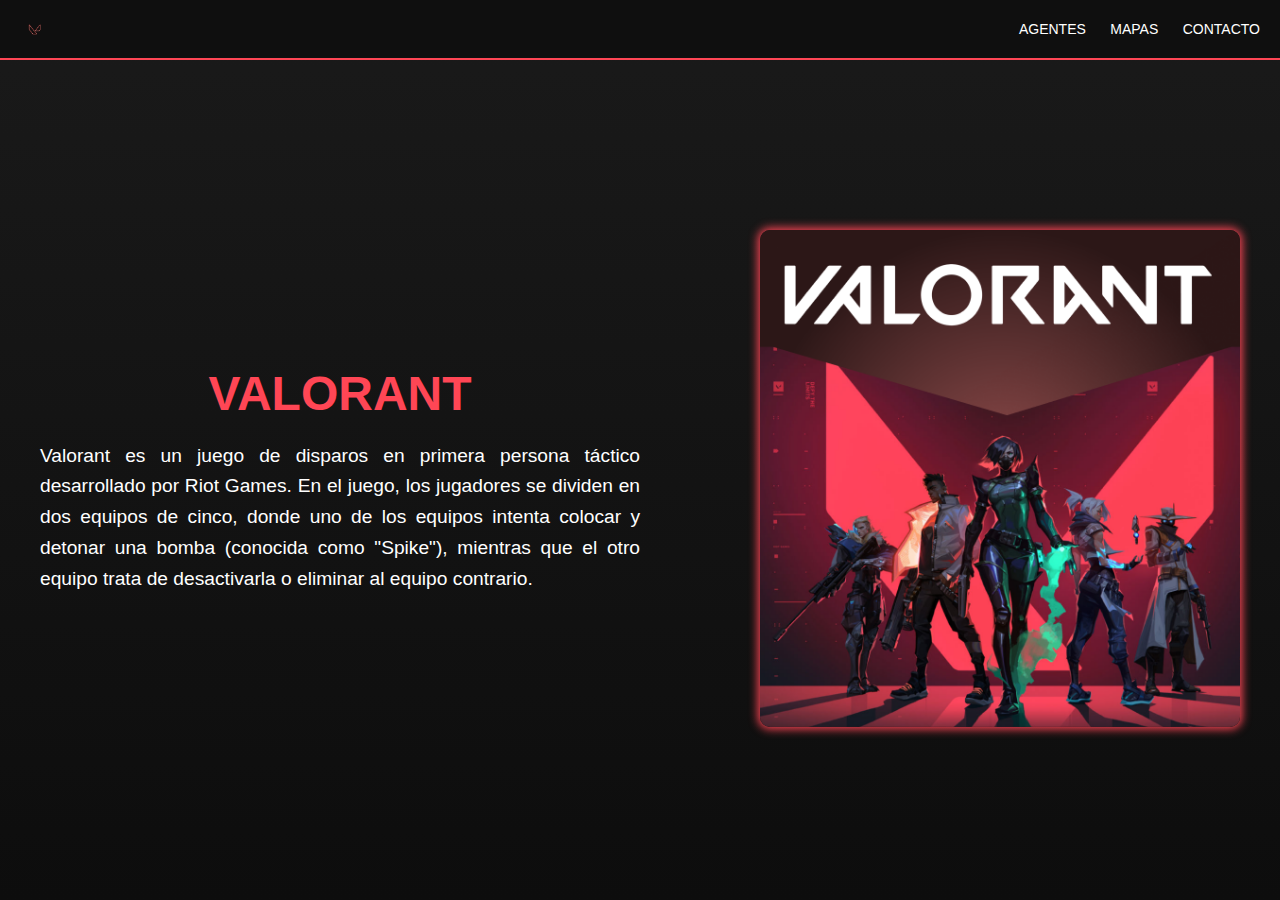
<file: index.html>
<!DOCTYPE html>
<html lang="en">
<head>
    <meta charset="UTF-8">
    <meta name="viewport" content="width=device-width, initial-scale=1.0">
    <title>ValoWiki</title>
    <link rel="icon" type="image/png" href="main/favicon.png">
    <link rel="stylesheet" href="main/styles.css">
</head>
<body>
    <header>
        <div class="logo">
            <img src="main/logo.png" alt="Logo">
        </div>
        <nav>
            <a href="Agents/agents.html">Agentes</a>
            <a href="Maps/maps.html">Mapas</a>
            <a href="About-Us/about.html">Contacto</a>
        </nav>
    </header>
    <main>
        <section class="content">
            <div class="text">
                <h1>VALORANT</h1>
                <p>Valorant es un juego de disparos en primera persona táctico desarrollado por Riot Games. En el juego, los jugadores se dividen en dos equipos de cinco, donde uno de los equipos intenta colocar y detonar una bomba (conocida como "Spike"), mientras que el otro equipo trata de desactivarla o eliminar al equipo contrario.</p>
            </div>
            <div class="image">
                <img src="main/imagen.png" alt="Valorant">
            </div>
        </section>
    </main>
</body>
</html>
</file>
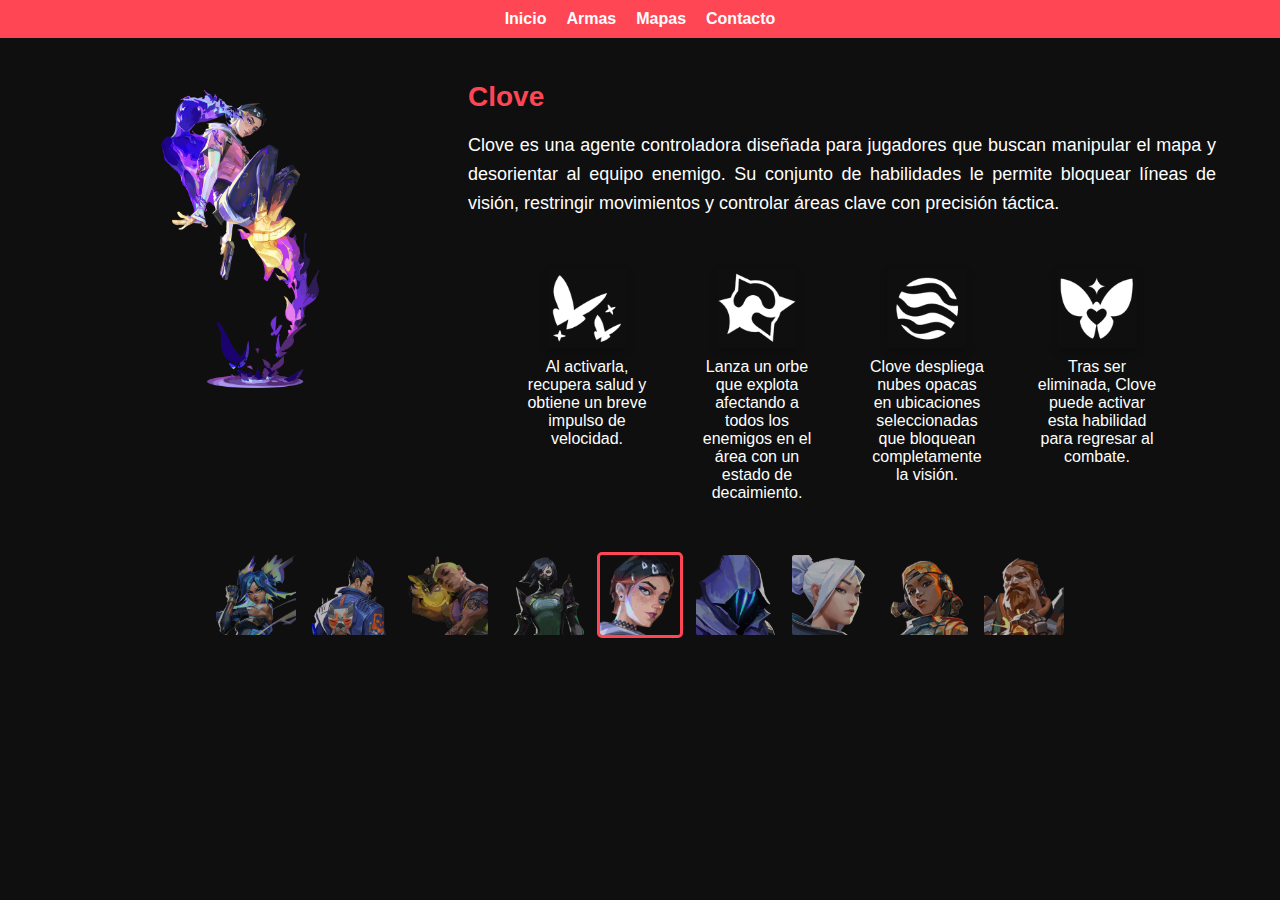
<file: Agents/index.html>
<!DOCTYPE html>
<html lang="en">
<head>
    <meta charset="UTF-8">
    <meta name="viewport" content="width=device-width, initial-scale=1.0">
    <title>Página con Slider</title>
    <link rel="stylesheet" href="style.css">
</head>
<body>
    <!-- Barra de navegación -->
    <nav class="navbar">
        <ul>
            <li><a href="#">Inicio</a></li>
            <li><a href="#">Armas</a></li>
            <li><a href="#">Mapas</a></li>
            <li><a href="#">Contacto</a></li>
        </ul>
    </nav>

    <!-- Contenido central -->
    <div class="main-content">
        <div class="image-text-container">
            <!-- Imagen principal -->
            <div class="image-container">
                <img id="main-image" src="" alt="Imagen Central">
            </div>
            <!-- Texto principal -->
            <div class="text-container">
                <h2 id="main-title"></h2>
                <p id="main-text"></p>
                <!-- Galería de imágenes debajo del texto -->
                <div class="image-row" id="image-row">
                </div>
            </div>
        </div>
    </div>

    <div class="slider" id="slider">
    </div>

    <script src="script.js"></script>
</body>
</html>
</file>
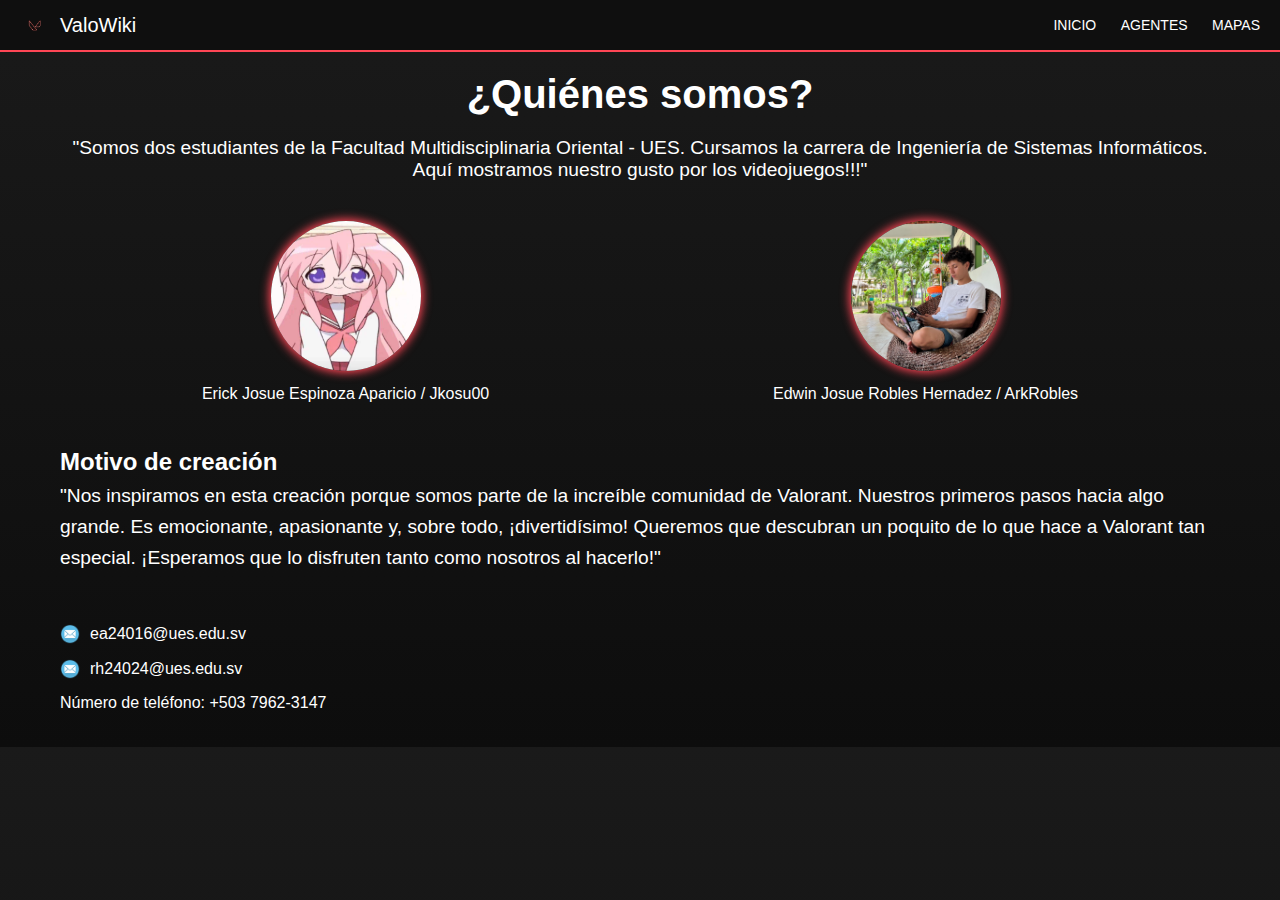
<file: About-Us/about.html>
<!DOCTYPE html>
<html lang="en">
<head>
    <meta charset="UTF-8">
    <meta name="viewport" content="width=device-width, initial-scale=1.0">
    <title>About Us</title>
    <link rel="icon" type="image/png" href="assets_about/favicon.png">
    <link rel="stylesheet" href="about-styles.css">
</head>
<body>
    <header>
        <div class="logo">
            <img src="assets_about/logo/logo.png" alt="Logo">
            <button>ValoWiki</button>
        </div>
        <nav>
            <a href="https://jkosu00.github.io/ProyectoFinalMsm/">Inicio</a>
            <a href="https://jkosu00.github.io/ProyectoFinalMsm/Agents/agents.html">Agentes</a>
            <a href="https://jkosu00.github.io/ProyectoFinalMsm/Maps/maps.html">Mapas</a>
        </nav>
    </header>

    <main class="about-container">
        <h1>¿Quiénes somos?</h1>
        <p>"Somos dos estudiantes de la Facultad Multidisciplinaria Oriental - UES. Cursamos la carrera de Ingeniería de Sistemas Informáticos. Aquí mostramos nuestro gusto por los videojuegos!!!" </p>

        <div class="images-section">
            <div class="image-container">
                <img src="assets_about/creadores/watson.jpg" alt="josue">
                <div class="caption">Erick Josue Espinoza Aparicio / Jkosu00</div>
            </div>
            <div class="image-container">
                <img src="assets_about/creadores/jost.jpg" alt="josuee">
                <div class="caption">Edwin Josue Robles Hernadez / ArkRobles</div>
            </div>
        </div>

        <div class="extra-content">
            <h2>Motivo de creación</h2>
            <p>"Nos inspiramos en esta creación porque somos parte de la increíble comunidad de Valorant. Nuestros primeros pasos hacia algo grande. Es emocionante, apasionante y, sobre todo, ¡divertidísimo! Queremos que descubran un poquito de lo que hace a Valorant tan especial. ¡Esperamos que lo disfruten tanto como nosotros al hacerlo!"</p>
        </div>

        <div class="contact">
            <div>
                <img src="assets_about/otros/gmail-logo.png" alt="Gmail Logo">
                <span>ea24016@ues.edu.sv</span>
            </div>
            <div>
                <img src="assets_about/otros/gmail-logo.png" alt="Gmail Logo">
                <span>rh24024@ues.edu.sv</span>
            </div>
            <div>
                <span>Número de teléfono: +503 7962-3147</span>
            </div>
        </div>
    </main>
</body>
</html>
</file>
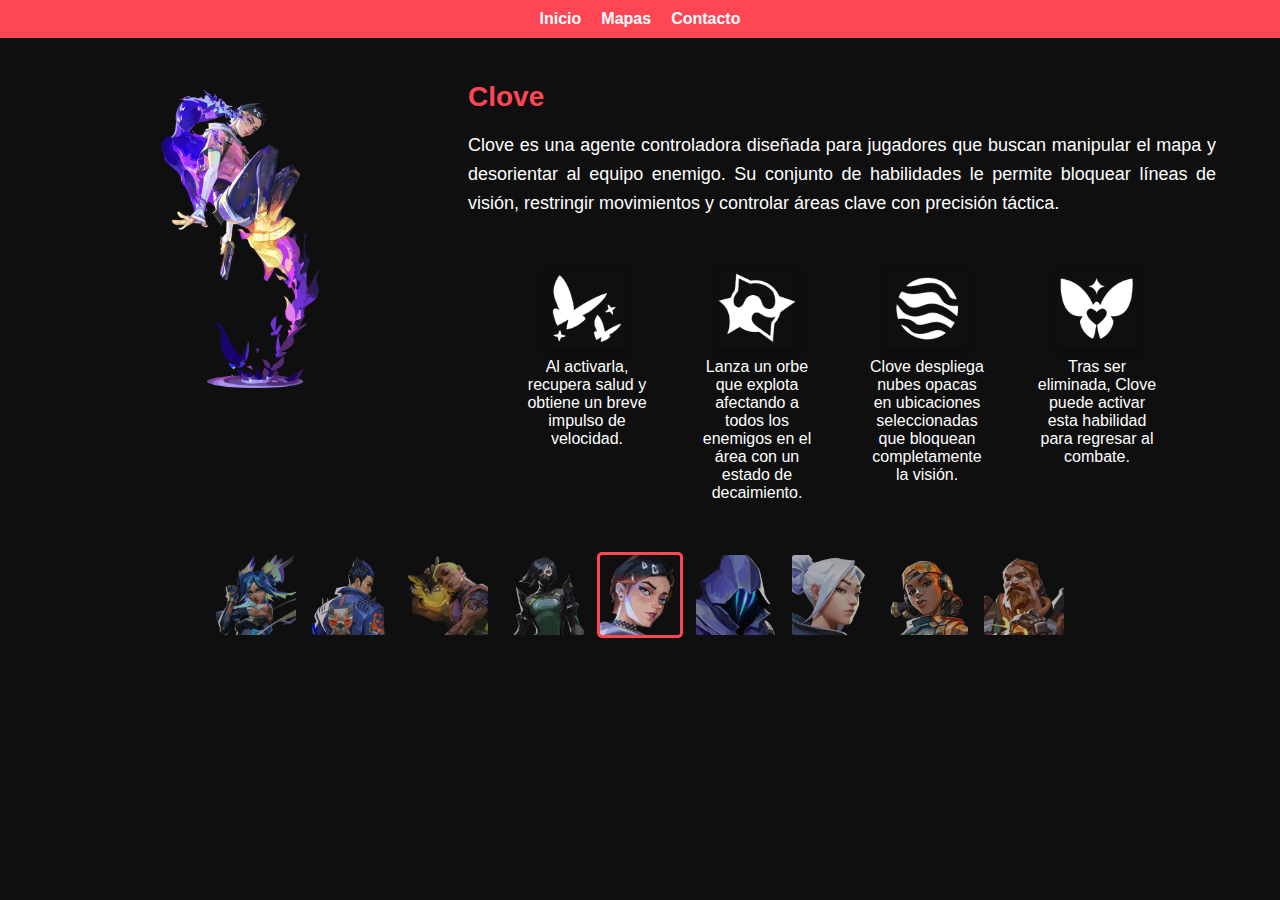
<file: Agents/agents.html>
<!DOCTYPE html>
<html lang="en">
<head>
    <meta charset="UTF-8">
    <meta name="viewport" content="width=device-width, initial-scale=1.0">
    <title>ValoWiki-Agentes</title>
    <link rel="icon" type="image/png" href="assets/favicon.png">
    <link rel="stylesheet" href="style.css">
</head>
<body>
    <!-- Barra de navegación -->
    <nav class="navbar">
        <ul>
            <li><a href="https://jkosu00.github.io/ProyectoFinalMsm/">Inicio</a></li>
            <li><a href="https://jkosu00.github.io/ProyectoFinalMsm/Maps/maps.html">Mapas</a></li>
            <li><a href="https://jkosu00.github.io/ProyectoFinalMsm/About-Us/about.html">Contacto</a></li>
        </ul>
    </nav>

    <!-- Contenido central -->
    <div class="main-content">
        <div class="image-text-container">
            <!-- Imagen principal -->
            <div class="image-container">
                <img id="main-image" src="" alt="Imagen Central">
            </div>
            <!-- Texto principal -->
            <div class="text-container">
                <h2 id="main-title"></h2>
                <p id="main-text"></p>
                <!-- Galería de imágenes debajo del texto -->
                <div class="image-row" id="image-row">
                </div>
            </div>
        </div>
    </div>

    <div class="slider" id="slider">
    </div>

    <script src="script.js"></script>
</body>
</html>
</file>
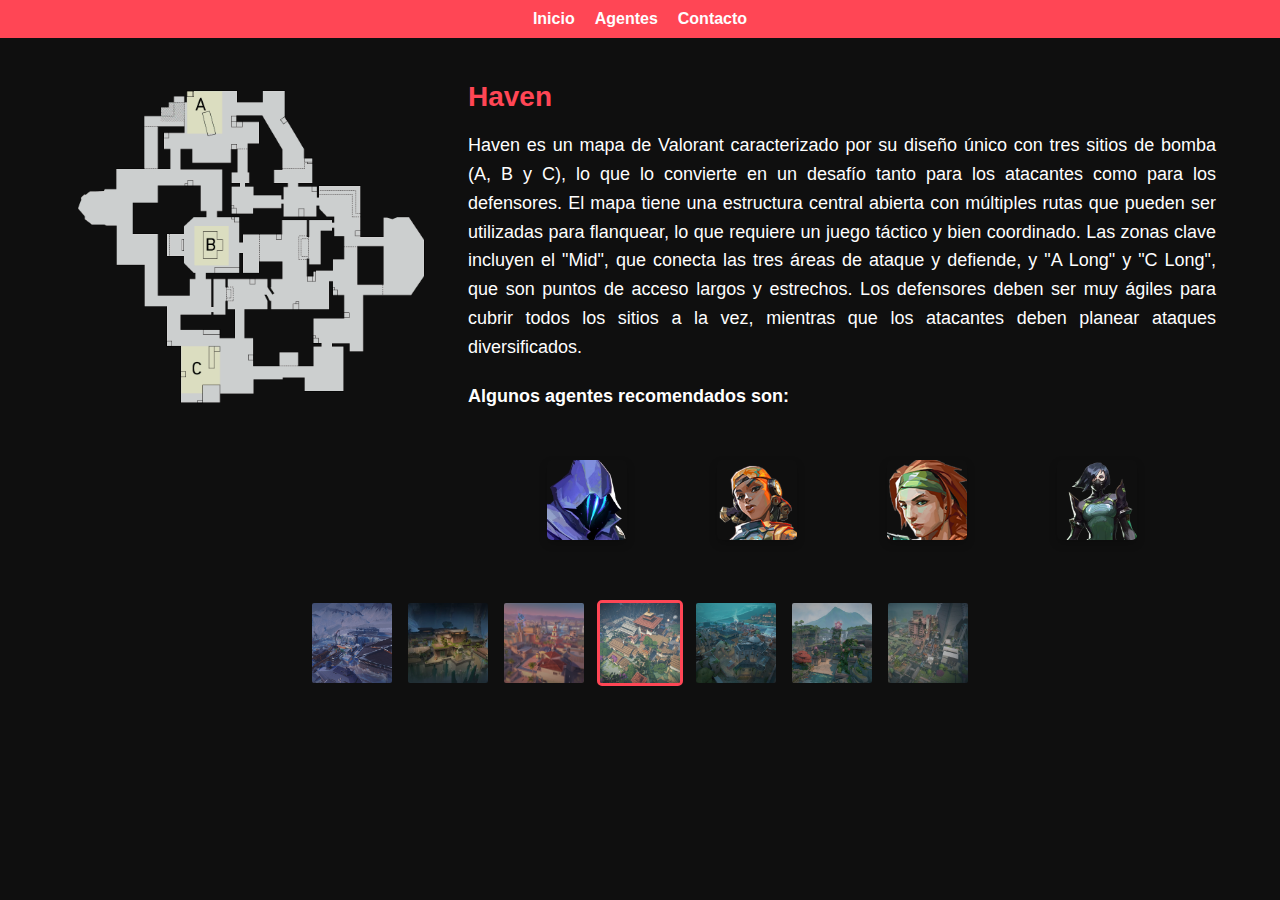
<file: Maps/maps.html>
<!DOCTYPE html>
<html lang="en">
<head>
    <meta charset="UTF-8">
    <meta name="viewport" content="width=device-width, initial-scale=1.0">
    <title>ValoWiki-Mapas</title>
    <link rel="icon" type="image/png" href="assets/favicon.png">
    <link rel="stylesheet" href="style.css">
</head>
<body>
    <!-- Barra de navegación -->
    <nav class="navbar">
        <ul>
            <li><a href="https://jkosu00.github.io/ProyectoFinalMsm/">Inicio</a></li>
            <li><a href="https://jkosu00.github.io/ProyectoFinalMsm/Agents/agents.html">Agentes</a></li>
            <li><a href="https://jkosu00.github.io/ProyectoFinalMsm/About-Us/about.html">Contacto</a></li>
        </ul>
    </nav>

    <!-- Contenido central -->
    <div class="main-content">
        <div class="image-text-container">
            <!-- Imagen principal -->
            <div class="image-container">
                <img id="main-image" src="" alt="Imagen Central">
            </div>
            <!-- Texto principal -->
            <div class="text-container">
                <h2 id="main-title"></h2>
                <p id="main-text"></p>
                <p><strong>Algunos agentes recomendados son:</strong></p>
                <!-- Galería de imágenes debajo del texto -->
                <div class="image-row" id="image-row">
                </div>
            </div>
        </div>
    </div>

    <div class="slider" id="slider">
    </div>

    <script src="script.js"></script>
</body>
</html>
</file>
<file: main/styles.css>
/* General */
* {
    margin: 0;
    padding: 0;
    box-sizing: border-box;
}

body {
    font-family: Arial, sans-serif;
    background: linear-gradient(to bottom, #1a1a1a, #0d0d0d);
    color: white;
    min-height: 100vh;
    display: flex;
    flex-direction: column;
}

/* Header */
header {
    display: flex;
    justify-content: space-between;
    align-items: center;
    padding: 10px 20px;
    background-color: #0f0f0f;
    border-bottom: 2px solid #ff4655;
    position: sticky; 
    top: 0;
    z-index: 1000;
    height: 60px;
}

header .logo {
    display: flex;
    align-items: center;
}

header .logo img {
    width: 30px;
    margin-right: 10px;
}

header .logo button {
    background: none;
    border: none;
    color: white;
    font-size: 20px;
    cursor: pointer;
}

header nav a {
    color: white;
    text-decoration: none;
    margin-left: 20px;
    font-size: 14px;
    text-transform: uppercase;
    transition: color 0.3s ease;
}

header nav a:hover {
    color: #ff4655;
}

/* Main Content */
main {
    flex: 1; 
    display: flex;
    justify-content: center;
    align-items: center;
    padding: 20px;
}

.content {
    display: flex;
    flex-direction: row; 
    justify-content: space-between;
    align-items: center;
    width: 100%;
    max-width: 1200px;
    gap: 20px;
}

.content .text {
    width: 50%;
    animation: fadeIn 1s ease;
}

.content .text h1 {
    font-size: 3rem;
    color: #ff4655;
    margin-bottom: 20px;
    text-align: center;
}

.content .text p {
    font-size: 1.2rem;
    line-height: 1.6;
    text-align: justify;
}

.content .image {
    width: 40%;
    animation: slideIn 1s ease-out;
    text-align: center;
}

.content .image img {
    width: 100%;
    max-width: 500px; 
    height: auto;
    border-radius: 10px;
    box-shadow: 0px 0px 10px 2px #ff4655;
}

/* Animations */
@keyframes fadeIn {
    from {
        opacity: 0;
    }
    to {
        opacity: 1;
    }
}

@keyframes slideIn {
    from {
        transform: translateX(100px);
        opacity: 0;
    }
    to {
        transform: translateX(0);
        opacity: 1;
    }
}

/* Media Queries */

/* Laptop y Tabletas (≥ 768px):*/
@media (min-width: 768px) {
    .content {
        flex-direction: row;
        gap: 20px; 
    }

    .content .text {
        width: 50%;
    }

    .content .text h1 {
        font-size: 3rem; 
    }

    .content .text p {
        font-size: 1.2rem;
        line-height: 1.6;
    }

    .content .image {
        width: 40%;
    }

    .content .image img {
        max-width: 500px; 
    }
}


/* Móviles (≤ 480px) */
@media (max-width: 480px) {
    .content {
        flex-direction: column; 
        align-items: flex-start;
        gap: 20px;
    }

    .content .text {
        width: 100%; 
        order: 1; 
    }

    .content .text h1 {
        font-size: 2rem; 
        text-align: left; 
        margin-bottom: 10px;
    }

    .content .text p {
        font-size: 0.9rem;
    }

    .content .image {
        width: 100%; 
        order: 2; 
    }

    .content .image img {
        border-radius: 5px;
        box-shadow: 0px 0px 5px 1px #ff4655;
    }
}
</file>
<file: Agents/style.css>
/* General */
body {
    margin: 0;
    font-family: Arial, sans-serif;
    background-color: #0f0f0f;
    color: #fefefe;
    overflow-x: hidden; 
}

/* Animaciones generales */
@keyframes fadeIn {
    from {
        opacity: 0;
        transform: translateY(20px);
    }
    to {
        opacity: 1;
        transform: translateY(0);
    }
}

@keyframes slideInLeft {
    from {
        opacity: 0;
        transform: translateX(-30px);
    }
    to {
        opacity: 1;
        transform: translateX(0);
    }
}

@keyframes slideInUp {
    from {
        opacity: 0;
        transform: translateY(30px);
    }
    to {
        opacity: 1;
        transform: translateY(0);
    }
}

/* Barra de navegación */
.navbar {
    background-color: #ff4655;
    padding: 10px 20px;
    display: flex;
    justify-content: center;
    flex-wrap: wrap; 
}

.navbar ul {
    list-style: none;
    margin: 0;
    padding: 0;
    display: flex;
    gap: 20px;
    flex-wrap: wrap;
}

.navbar ul li a {
    color: #fefefe;
    text-decoration: none;
    font-weight: bold;
    transition: color 0.3s ease-in-out;
}

.navbar ul li a:hover {
    color: #0f0f0f;
}

/* Contenido principal */
.main-content {
    display: flex;
    flex-wrap: wrap; 
    justify-content: center;
    align-items: flex-start;
    margin: 20px auto;
    width: 90%;
    max-width: 1200px;
    gap: 20px;
}

.image-text-container {
    display: flex;
    flex-wrap: wrap; 
    gap: 20px;
    align-items: flex-start;
    animation: fadeIn 1s ease-in-out;
}

.image-container {
    flex: 1;
    text-align: center; 
    animation: slideInLeft 1s ease-in-out;
}

.image-container img {
    width: 100%;
    max-width: 450px;
    height: auto;
    display: block;
    transition: transform 0.5s ease-in-out, opacity 0.5s ease-in-out;
}

.text-container {
    flex: 2;
    max-width: 100%;
    padding-left: 10px;
    animation: fadeIn 1.5s ease-in-out;
}

.text-container h2 {
    font-size: 28px;
    color: #ff4655;
    margin-bottom: 10px;
}

.text-container p {
    font-size: 18px;
    line-height: 1.6;
    margin-bottom: 20px;
    text-align: justify;
}

/* Galería de imágenes debajo del texto */
.image-row {
    display: flex;
    flex-wrap: wrap; 
    justify-content: center;
    gap: 10px;
    margin-top: 15px;
    animation: fadeIn 1.5s ease-in-out;
}

.gallery-item {
    text-align: center; 
    flex: 1 1 calc(25% - 10px); 
    font-size: 15x;
    margin: 20px;
    max-width: 120px; 
    animation: slideInUp 1.5s ease-in-out;
}

.gallery-image {
    width: 80px; 
    height: auto;
    margin: 10px auto;
    display: block;
    border-radius: 5px;
    box-shadow: 0 4px 8px rgba(0, 0, 0, 0.2);
    cursor: pointer;
    transition: transform 0.3s ease-in-out, box-shadow 0.3s ease-in-out;
}

.gallery-image:hover {
    transform: scale(1.1);
    box-shadow: 0 8px 16px rgba(0, 0, 0, 0.4);
}

/* Slider */
.slider {
    position: sticky;
    bottom: 0;
    left: 0;
    width: 100%;
    background-color: #0f0f0f;
    display: flex;
    justify-content: center;
    gap: 10px;
    padding: 10px 0;
    z-index: 1000;
    overflow-x: auto; 
}

.slider-button {
    width: 80px;
    height: 80px;
    border-radius: 5px;
    border: 3px solid transparent;
    object-fit: cover;
    cursor: pointer;
    transition: transform 0.3s ease-in-out, border-color 0.3s ease-in-out;
    opacity: 0.7; 
}

.slider-button:hover {
    opacity: 1;
    border-color: #ff4655;
}

.slider-button.selected {
    opacity: 2; 
    border-color: #ff4655; 
}

/* Media Queries */

/* Tablets y pantallas medianas */
@media (max-width: 1200px) {
    .main-content {
        gap: 15px;
    }
    .text-container h2 {
        font-size: 24px;
    }
    .text-container p {
        font-size: 16px;
    }
    .gallery-item {
        flex: 1 1 calc(33% - 10px); 
    }
    .gallery-image {
        max-width: 90px;
    }
    .slider-button {
        width: 70px;
        height: 70px;
    }
}

/* Móviles */
@media (max-width: 768px) {
    .main-content {
        flex-direction: column;
        gap: 10px;
    }
    .image-text-container {
        flex-direction: column; 
    }
    .text-container h2 {
        font-size: 20px;
    }
    .text-container p {
        font-size: 14px;
    }
    .gallery-item {
        flex: 1 1 calc(50% - 10px); 
    }
    .gallery-image {
        max-width: 70px;
    }
    .slider-button {
        width: 60px;
        height: 60px;
    }
}

/* Móviles pequeños */
@media (max-width: 480px) {
    .navbar ul {
        flex-direction: column;
        gap: 10px;
    }
    .gallery-item {
        flex: 1 1 100%; 
    }
    .gallery-image {
        max-width: 60px;
    }
    .slider-button {
        width: 50px;
        height: 50px;
    }
    .text-container p {
        font-size: 12px;
    }
}
</file>
<file: About-Us/about-styles.css>
/* Estilos básicos */
* {
    margin: 0;
    padding: 0;
    box-sizing: border-box;
}

body {
    font-family: Arial, sans-serif;
    background: linear-gradient(to bottom, #1a1a1a, #0d0d0d);
    color: white;
}

header {
    display: flex;
    justify-content: space-between;
    align-items: center;
    padding: 10px 20px;
    background-color: #0f0f0f;
    border-bottom: 2px solid #ff4655;
}

header .logo {
    display: flex;
    align-items: center;
}

header .logo img {
    width: 30px;
    margin-right: 10px;
}

header .logo button {
    background: none;
    border: none;
    color: white;
    font-size: 20px;
    cursor: pointer;
}

header nav a {
    color: white;
    text-decoration: none;
    margin-left: 20px;
    font-size: 14px;
    text-transform: uppercase;
    transition: color 0.3s ease;
}

header nav a:hover {
    color: #ff4655;
}

/* Contenido principal */
.about-container {
    max-width: 1200px;
    margin: 0 auto;
    padding: 20px;
    text-align: center;
}

.about-container h1 {
    font-size: 2.5rem;
    margin-bottom: 20px;
}

.about-container p {
    font-size: 1.2rem;
    margin-bottom: 40px;
}

/* Sección de imágenes */
.images-section {
    display: flex;
    justify-content: space-around;
    align-items: center;
    margin-bottom: 40px;
}

.images-section .image-container {
    text-align: center;
}

.images-section img {
    width: 150px;
    height: 150px;
    border-radius: 50%;
    box-shadow: 0 0 10px 2px #ff4655;
}

.images-section .caption {
    margin-top: 10px;
    font-size: 1rem;
}

/* Contenido extra */
.extra-content {
    text-align: left;
    font-size: 1rem;
    line-height: 1.6;
    margin-bottom: 50px;
}

/* Sección de contacto */
.contact {
    text-align: left;
    margin-top: 50px;
    font-size: 1rem;
}

.contact div {
    display: flex;
    align-items: center;
    margin-bottom: 15px;
}

.contact div img {
    width: 20px;
    height: 20px;
    margin-right: 10px;
}

/* Responsividad */
@media (max-width: 768px) {
    header {
        flex-direction: column;
        align-items: flex-start;
    }

    header nav {
        margin-top: 10px;
        display: flex;
        flex-wrap: wrap;
        gap: 10px;
        justify-content: center;
    }

    .about-container h1 {
        font-size: 2rem;
    }

    .about-container p {
        font-size: 1rem;
    }

    .images-section {
        flex-direction: column;
    }

    .images-section img {
        width: 120px;
        height: 120px;
    }

    .extra-content {
        text-align: center;
    }

    .contact div {
        flex-direction: column;
        align-items: flex-start;
    }

    .contact div img {
        margin-bottom: 5px;
    }

    .contact div span {
        font-size: 0.9rem;
    }
}

@media (max-width: 480px) {
    header {
        padding: 10px;
    }

    header .logo button {
        font-size: 16px;
    }

    header nav a {
        font-size: 12px;
    }

    .about-container h1 {
        font-size: 1.8rem;
    }

    .about-container p {
        font-size: 0.9rem;
    }

    .images-section img {
        width: 100px;
        height: 100px;
    }

    .extra-content {
        font-size: 0.9rem;
    }

    .contact div span {
        font-size: 0.8rem;
    }
}
</file>
<file: Maps/style.css>
/* General */
body {
    margin: 0;
    font-family: Arial, sans-serif;
    background-color: #0f0f0f;
    color: #fefefe;
    overflow-x: hidden; 
}

/* Animaciones generales */
@keyframes fadeIn {
    from {
        opacity: 0;
        transform: translateY(20px);
    }
    to {
        opacity: 1;
        transform: translateY(0);
    }
}

@keyframes slideInLeft {
    from {
        opacity: 0;
        transform: translateX(-30px);
    }
    to {
        opacity: 1;
        transform: translateX(0);
    }
}

@keyframes slideInUp {
    from {
        opacity: 0;
        transform: translateY(30px);
    }
    to {
        opacity: 1;
        transform: translateY(0);
    }
}

/* Barra de navegación */
.navbar {
    background-color: #ff4655;
    padding: 10px 20px;
    display: flex;
    justify-content: center;
    flex-wrap: wrap; 
}

.navbar ul {
    list-style: none;
    margin: 0;
    padding: 0;
    display: flex;
    gap: 20px;
    flex-wrap: wrap;
}

.navbar ul li a {
    color: #fefefe;
    text-decoration: none;
    font-weight: bold;
    transition: color 0.3s ease-in-out;
}

.navbar ul li a:hover {
    color: #0f0f0f;
}

/* Contenido principal */
.main-content {
    display: flex;
    flex-wrap: wrap; 
    justify-content: center;
    align-items: flex-start;
    margin: 20px auto;
    width: 90%;
    max-width: 1200px;
    gap: 20px;
}

.image-text-container {
    display: flex;
    flex-wrap: wrap; 
    gap: 20px;
    align-items: flex-start;
    animation: fadeIn 1s ease-in-out;
}

.image-container {
    flex: 1;
    text-align: center; 
    animation: slideInLeft 1s ease-in-out;
}

.image-container img {
    width: 100%;
    max-width: 450px;
    height: auto;
    display: block;
    transition: transform 0.5s ease-in-out, opacity 0.5s ease-in-out;
}

.text-container {
    flex: 2;
    max-width: 100%;
    padding-left: 10px;
    animation: fadeIn 1.5s ease-in-out;
}

.text-container h2 {
    font-size: 28px;
    color: #ff4655;
    margin-bottom: 10px;
}

.text-container p {
    font-size: 18px;
    line-height: 1.6;
    margin-bottom: 20px;
    text-align: justify;
}

/* Galería de imágenes debajo del texto */
.image-row {
    display: flex;
    flex-wrap: wrap; 
    justify-content: center;
    gap: 10px;
    margin-top: 15px;
    animation: fadeIn 1.5s ease-in-out;
}

.gallery-item {
    text-align: center; 
    flex: 1 1 calc(25% - 10px); 
    font-size: 15x;
    margin: 20px;
    max-width: 120px; 
    animation: slideInUp 1.5s ease-in-out;
}

.gallery-image {
    width: 80px; 
    height: auto;
    margin: 10px auto;
    display: block;
    border-radius: 5px;
    box-shadow: 0 4px 8px rgba(0, 0, 0, 0.2);
    cursor: pointer;
    transition: transform 0.3s ease-in-out, box-shadow 0.3s ease-in-out;
}

.gallery-image:hover {
    transform: scale(1.1);
    box-shadow: 0 8px 16px rgba(0, 0, 0, 0.4);
}

/* Slider */
.slider {
    position: sticky;
    bottom: 0;
    left: 0;
    width: 100%;
    background-color: #0f0f0f;
    display: flex;
    justify-content: center;
    gap: 10px;
    padding: 10px 0;
    z-index: 1000;
    overflow-x: auto; /* Permite que el slider se recorte si es necesario */
}

.slider-button {
    width: 80px;
    height: 80px;
    border-radius: 5px;
    border: 3px solid transparent;
    object-fit: cover;
    cursor: pointer;
    transition: transform 0.3s ease-in-out, border-color 0.3s ease-in-out;
    opacity: 0.7; /* Reduce la opacidad de los no seleccionados */
}

.slider-button:hover {
    opacity: 1;
    border-color: #ff4655;
}

.slider-button.selected {
    opacity: 2; /* Máxima opacidad */
    border-color: #ff4655; /* Borde rojo para el seleccionado */
}

/* Media Queries */

/* Tablets y pantallas medianas */
@media (max-width: 1200px) {
    .main-content {
        gap: 15px;
    }
    .text-container h2 {
        font-size: 24px;
    }
    .text-container p {
        font-size: 16px;
    }
    .gallery-item {
        flex: 1 1 calc(33% - 10px); 
    }
    .gallery-image {
        max-width: 90px;
    }
    .slider-button {
        width: 70px;
        height: 70px;
    }
}

/* Móviles */
@media (max-width: 768px) {
    .main-content {
        flex-direction: column;
        gap: 10px;
    }
    .image-text-container {
        flex-direction: column; 
    }
    .text-container h2 {
        font-size: 20px;
    }
    .text-container p {
        font-size: 14px;
    }
    .gallery-item {
        flex: 1 1 calc(50% - 10px); 
    }
    .gallery-image {
        max-width: 70px;
    }
    .slider-button {
        width: 60px;
        height: 60px;
    }
}

/* Móviles pequeños */
@media (max-width: 480px) {
    .navbar ul {
        flex-direction: column;
        gap: 10px;
    }
    .gallery-item {
        flex: 1 1 100%; 
    }
    .gallery-image {
        max-width: 60px;
    }
    .slider-button {
        width: 50px;
        height: 50px;
    }
    .text-container p {
        font-size: 12px;
    }
}
</file>
